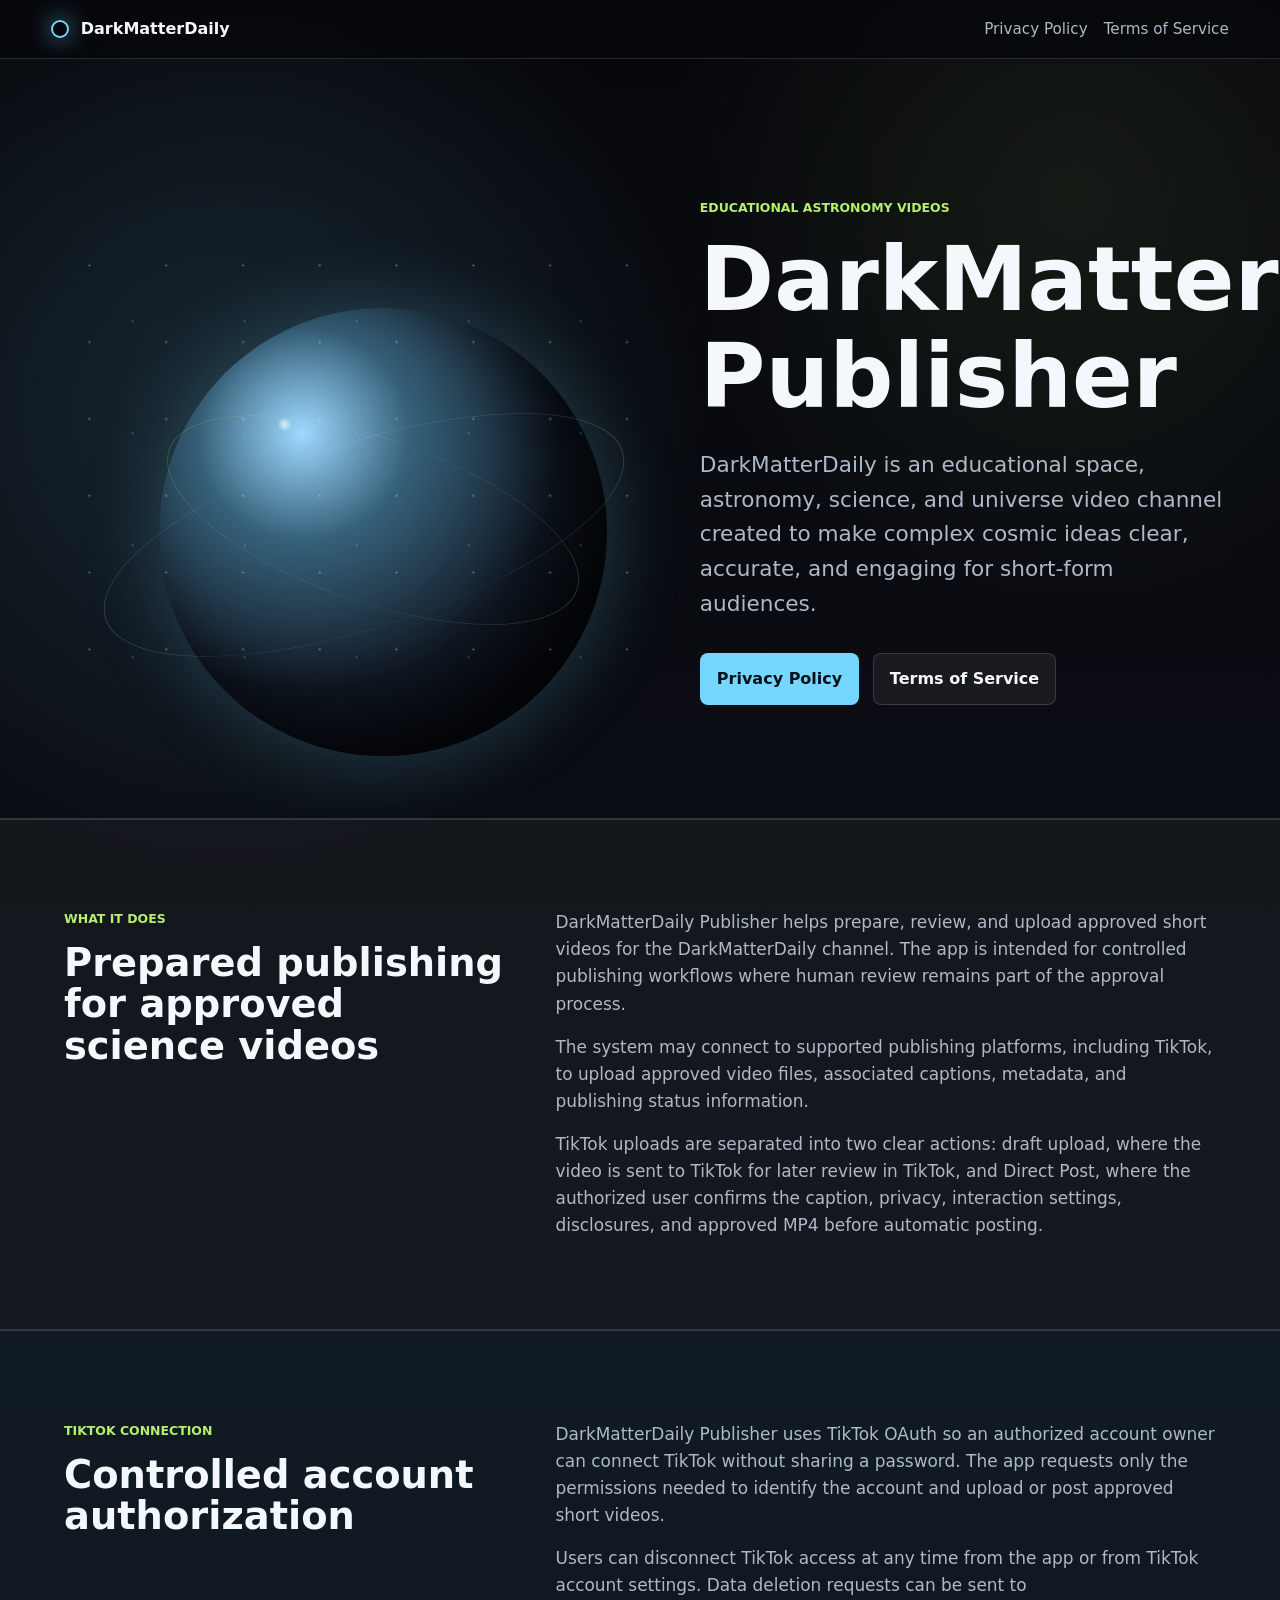
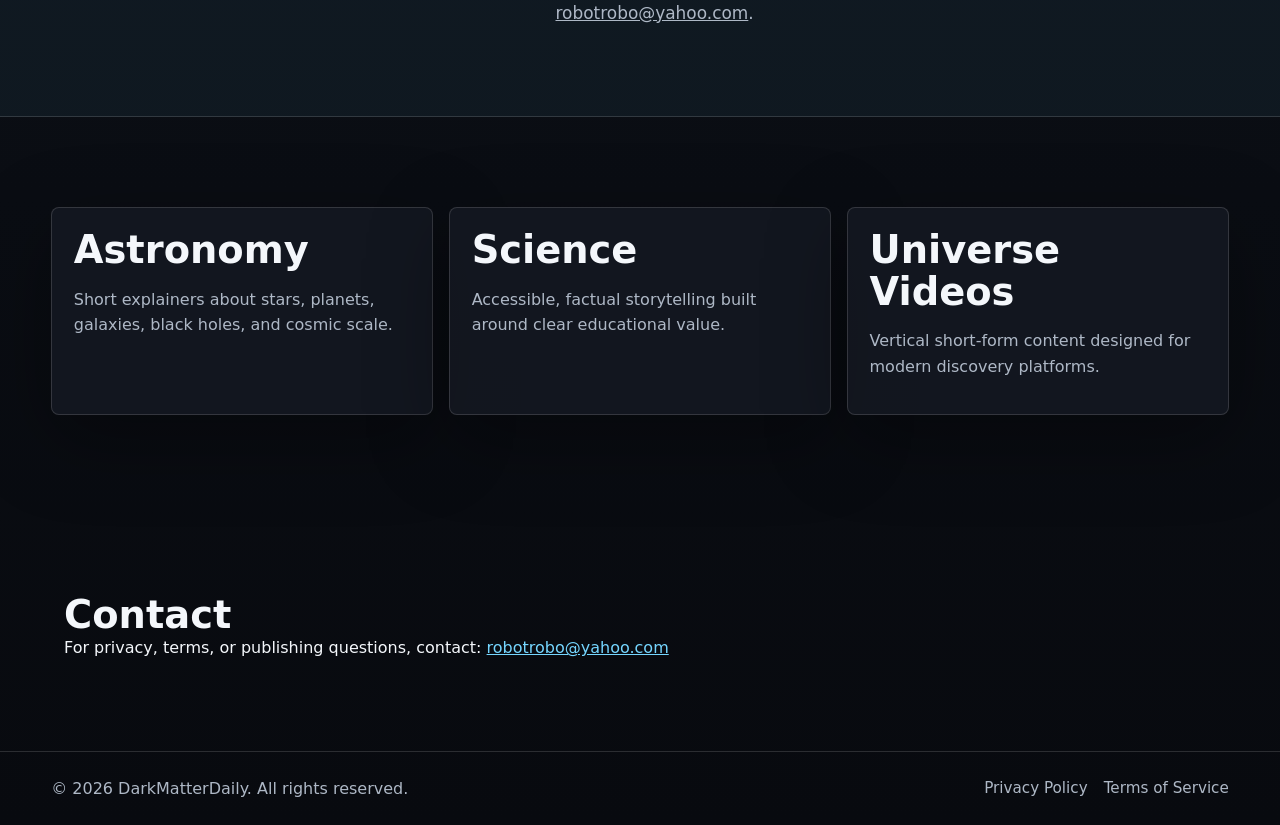
<file: index.html>
<!doctype html>
<html lang="en">
  <head>
    <meta charset="utf-8">
    <meta name="viewport" content="width=device-width, initial-scale=1">
    <meta
      name="description"
      content="DarkMatterDaily is an educational astronomy, science, and universe video channel supported by DarkMatterDaily Publisher."
    >
    <title>DarkMatterDaily Publisher</title>
    <link rel="stylesheet" href="styles.css">
  </head>
  <body>
    <header class="site-header">
      <a class="brand" href="index.html" aria-label="DarkMatterDaily home">
        <span class="brand-mark" aria-hidden="true"></span>
        <span>DarkMatterDaily</span>
      </a>
      <nav class="site-nav" aria-label="Primary navigation">
        <a href="privacy.html">Privacy Policy</a>
        <a href="terms.html">Terms of Service</a>
      </nav>
    </header>

    <main>
      <section class="hero">
        <div class="hero-media" aria-hidden="true">
          <div class="planet"></div>
          <div class="orbit orbit-one"></div>
          <div class="orbit orbit-two"></div>
          <div class="starfield"></div>
        </div>
        <div class="hero-content">
          <p class="eyebrow">Educational astronomy videos</p>
          <h1>DarkMatterDaily Publisher</h1>
          <p class="lead">
            DarkMatterDaily is an educational space, astronomy, science, and universe
            video channel created to make complex cosmic ideas clear, accurate, and
            engaging for short-form audiences.
          </p>
          <div class="hero-actions">
            <a class="button primary" href="privacy.html">Privacy Policy</a>
            <a class="button secondary" href="terms.html">Terms of Service</a>
          </div>
        </div>
      </section>

      <section class="content-band">
        <div class="section-inner two-column">
          <div>
            <p class="eyebrow">What it does</p>
            <h2>Prepared publishing for approved science videos</h2>
          </div>
          <div class="text-stack">
            <p>
              DarkMatterDaily Publisher helps prepare, review, and upload approved
              short videos for the DarkMatterDaily channel. The app is intended for
              controlled publishing workflows where human review remains part of the
              approval process.
            </p>
            <p>
              The system may connect to supported publishing platforms, including
              TikTok, to upload approved video files, associated captions, metadata,
              and publishing status information.
            </p>
            <p>
              TikTok uploads are separated into two clear actions: draft upload,
              where the video is sent to TikTok for later review in TikTok, and
              Direct Post, where the authorized user confirms the caption, privacy,
              interaction settings, disclosures, and approved MP4 before automatic
              posting.
            </p>
          </div>
        </div>
      </section>

      <section class="content-band light">
        <div class="section-inner two-column">
          <div>
            <p class="eyebrow">TikTok connection</p>
            <h2>Controlled account authorization</h2>
          </div>
          <div class="text-stack">
            <p>
              DarkMatterDaily Publisher uses TikTok OAuth so an authorized account
              owner can connect TikTok without sharing a password. The app requests
              only the permissions needed to identify the account and upload or post
              approved short videos.
            </p>
            <p>
              Users can disconnect TikTok access at any time from the app or from
              TikTok account settings. Data deletion requests can be sent to
              <a href="mailto:robotrobo@yahoo.com">robotrobo@yahoo.com</a>.
            </p>
          </div>
        </div>
      </section>

      <section class="feature-grid" aria-label="DarkMatterDaily focus areas">
        <article>
          <h2>Astronomy</h2>
          <p>Short explainers about stars, planets, galaxies, black holes, and cosmic scale.</p>
        </article>
        <article>
          <h2>Science</h2>
          <p>Accessible, factual storytelling built around clear educational value.</p>
        </article>
        <article>
          <h2>Universe Videos</h2>
          <p>Vertical short-form content designed for modern discovery platforms.</p>
        </article>
      </section>

      <section class="contact-band">
        <div class="section-inner">
          <h2>Contact</h2>
          <p>
            For privacy, terms, or publishing questions, contact:
            <a href="mailto:robotrobo@yahoo.com">robotrobo@yahoo.com</a>
          </p>
        </div>
      </section>
    </main>

    <footer class="site-footer">
      <p>&copy; <span id="year">2026</span> DarkMatterDaily. All rights reserved.</p>
      <nav aria-label="Footer navigation">
        <a href="privacy.html">Privacy Policy</a>
        <a href="terms.html">Terms of Service</a>
      </nav>
    </footer>
  </body>
</html>
</file>
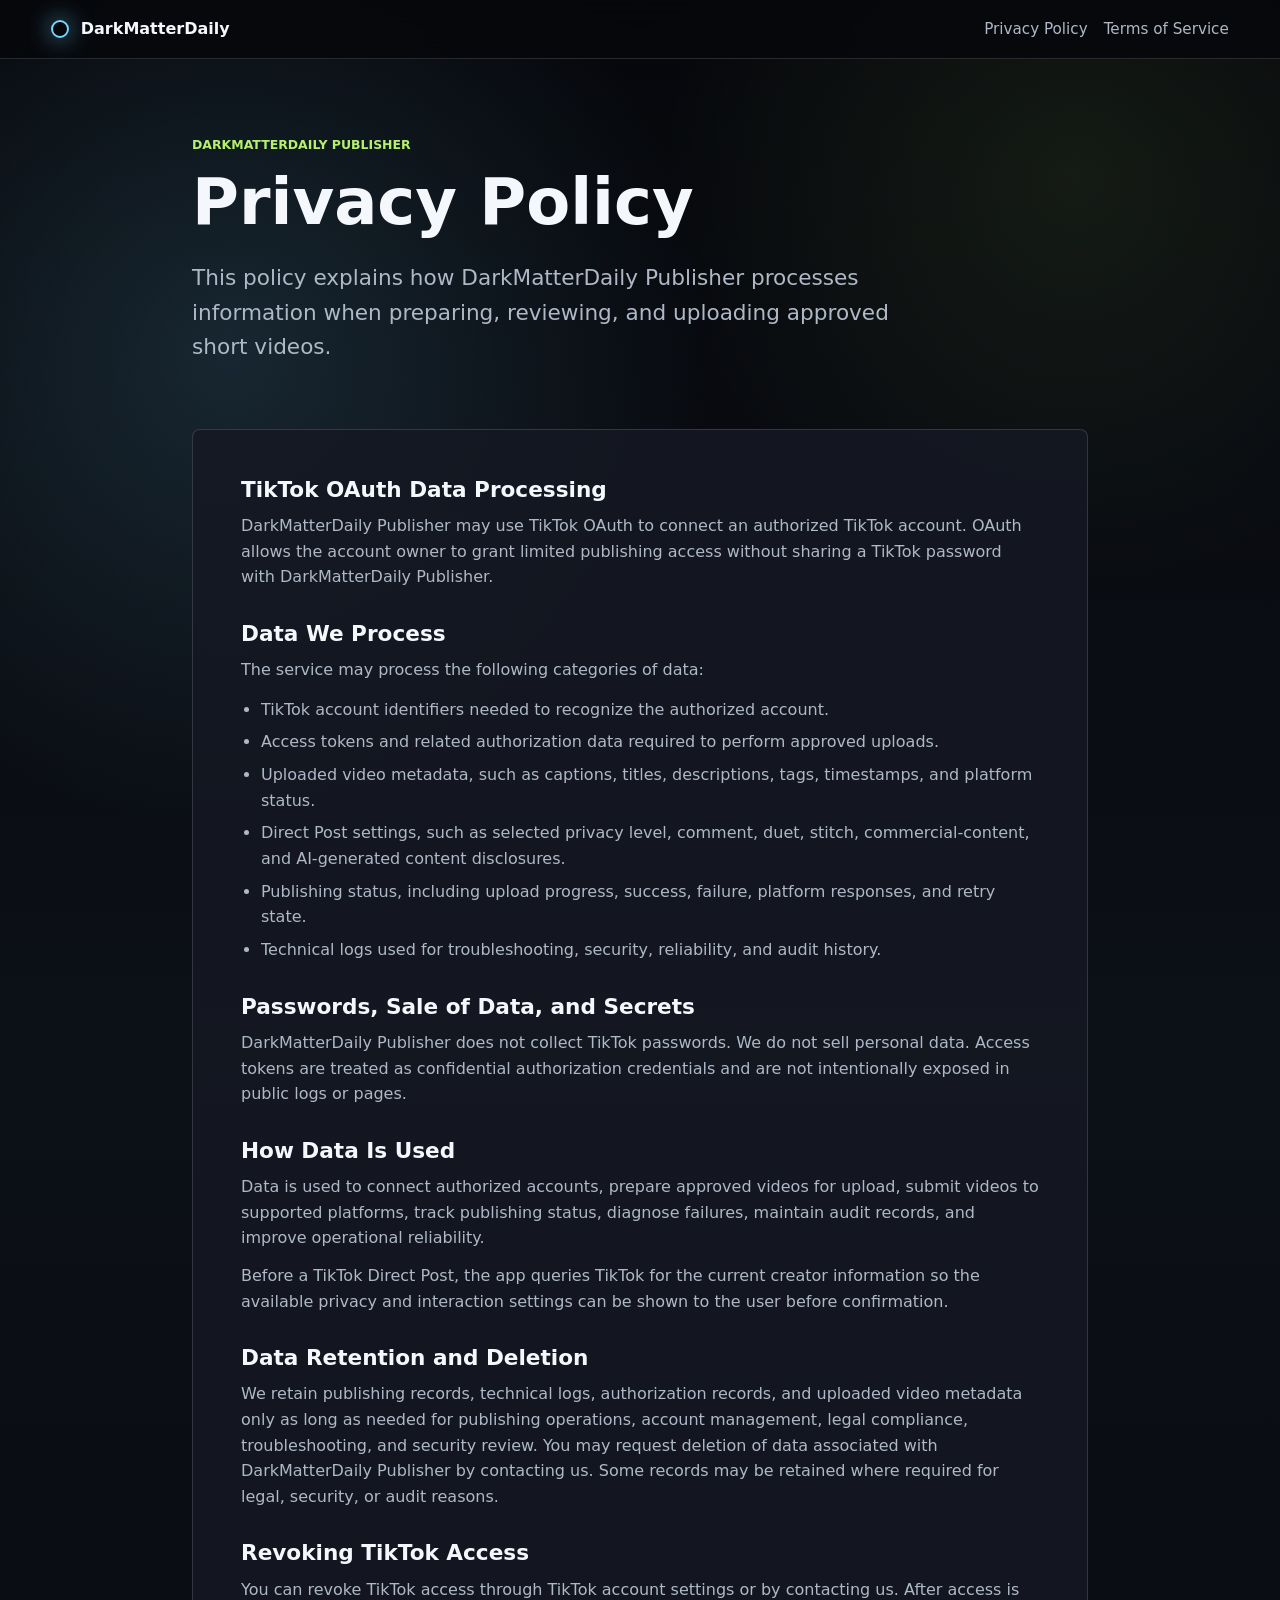
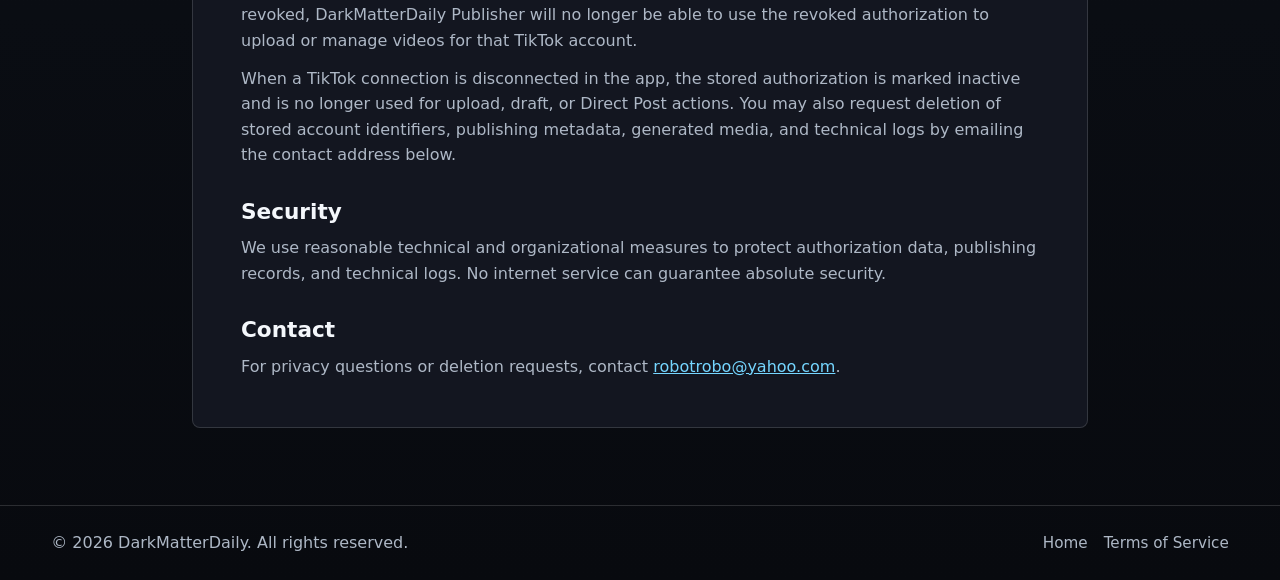
<file: privacy.html>
<!doctype html>
<html lang="en">
  <head>
    <meta charset="utf-8">
    <meta name="viewport" content="width=device-width, initial-scale=1">
    <meta
      name="description"
      content="Privacy Policy for DarkMatterDaily Publisher and TikTok OAuth data processing."
    >
    <title>Privacy Policy | DarkMatterDaily Publisher</title>
    <link rel="stylesheet" href="styles.css">
  </head>
  <body>
    <header class="site-header">
      <a class="brand" href="index.html" aria-label="DarkMatterDaily home">
        <span class="brand-mark" aria-hidden="true"></span>
        <span>DarkMatterDaily</span>
      </a>
      <nav class="site-nav" aria-label="Primary navigation">
        <a href="privacy.html" aria-current="page">Privacy Policy</a>
        <a href="terms.html">Terms of Service</a>
      </nav>
    </header>

    <main class="legal-page">
      <section class="legal-hero">
        <p class="eyebrow">DarkMatterDaily Publisher</p>
        <h1>Privacy Policy</h1>
        <p class="lead">
          This policy explains how DarkMatterDaily Publisher processes information
          when preparing, reviewing, and uploading approved short videos.
        </p>
      </section>

      <section class="legal-content">
        <h2>TikTok OAuth Data Processing</h2>
        <p>
          DarkMatterDaily Publisher may use TikTok OAuth to connect an authorized
          TikTok account. OAuth allows the account owner to grant limited publishing
          access without sharing a TikTok password with DarkMatterDaily Publisher.
        </p>

        <h2>Data We Process</h2>
        <p>The service may process the following categories of data:</p>
        <ul>
          <li>TikTok account identifiers needed to recognize the authorized account.</li>
          <li>Access tokens and related authorization data required to perform approved uploads.</li>
          <li>Uploaded video metadata, such as captions, titles, descriptions, tags, timestamps, and platform status.</li>
          <li>Direct Post settings, such as selected privacy level, comment, duet, stitch, commercial-content, and AI-generated content disclosures.</li>
          <li>Publishing status, including upload progress, success, failure, platform responses, and retry state.</li>
          <li>Technical logs used for troubleshooting, security, reliability, and audit history.</li>
        </ul>

        <h2>Passwords, Sale of Data, and Secrets</h2>
        <p>
          DarkMatterDaily Publisher does not collect TikTok passwords. We do not sell
          personal data. Access tokens are treated as confidential authorization
          credentials and are not intentionally exposed in public logs or pages.
        </p>

        <h2>How Data Is Used</h2>
        <p>
          Data is used to connect authorized accounts, prepare approved videos for
          upload, submit videos to supported platforms, track publishing status,
          diagnose failures, maintain audit records, and improve operational
          reliability.
        </p>
        <p>
          Before a TikTok Direct Post, the app queries TikTok for the current creator
          information so the available privacy and interaction settings can be shown
          to the user before confirmation.
        </p>

        <h2>Data Retention and Deletion</h2>
        <p>
          We retain publishing records, technical logs, authorization records, and
          uploaded video metadata only as long as needed for publishing operations,
          account management, legal compliance, troubleshooting, and security review.
          You may request deletion of data associated with DarkMatterDaily Publisher
          by contacting us. Some records may be retained where required for legal,
          security, or audit reasons.
        </p>

        <h2>Revoking TikTok Access</h2>
        <p>
          You can revoke TikTok access through TikTok account settings or by
          contacting us. After access is revoked, DarkMatterDaily Publisher will no
          longer be able to use the revoked authorization to upload or manage videos
          for that TikTok account.
        </p>
        <p>
          When a TikTok connection is disconnected in the app, the stored
          authorization is marked inactive and is no longer used for upload, draft, or
          Direct Post actions. You may also request deletion of stored account
          identifiers, publishing metadata, generated media, and technical logs by
          emailing the contact address below.
        </p>

        <h2>Security</h2>
        <p>
          We use reasonable technical and organizational measures to protect
          authorization data, publishing records, and technical logs. No internet
          service can guarantee absolute security.
        </p>

        <h2>Contact</h2>
        <p>
          For privacy questions or deletion requests, contact
          <a href="mailto:robotrobo@yahoo.com">robotrobo@yahoo.com</a>.
        </p>
      </section>
    </main>

    <footer class="site-footer">
      <p>&copy; 2026 DarkMatterDaily. All rights reserved.</p>
      <nav aria-label="Footer navigation">
        <a href="index.html">Home</a>
        <a href="terms.html">Terms of Service</a>
      </nav>
    </footer>
  </body>
</html>
</file>
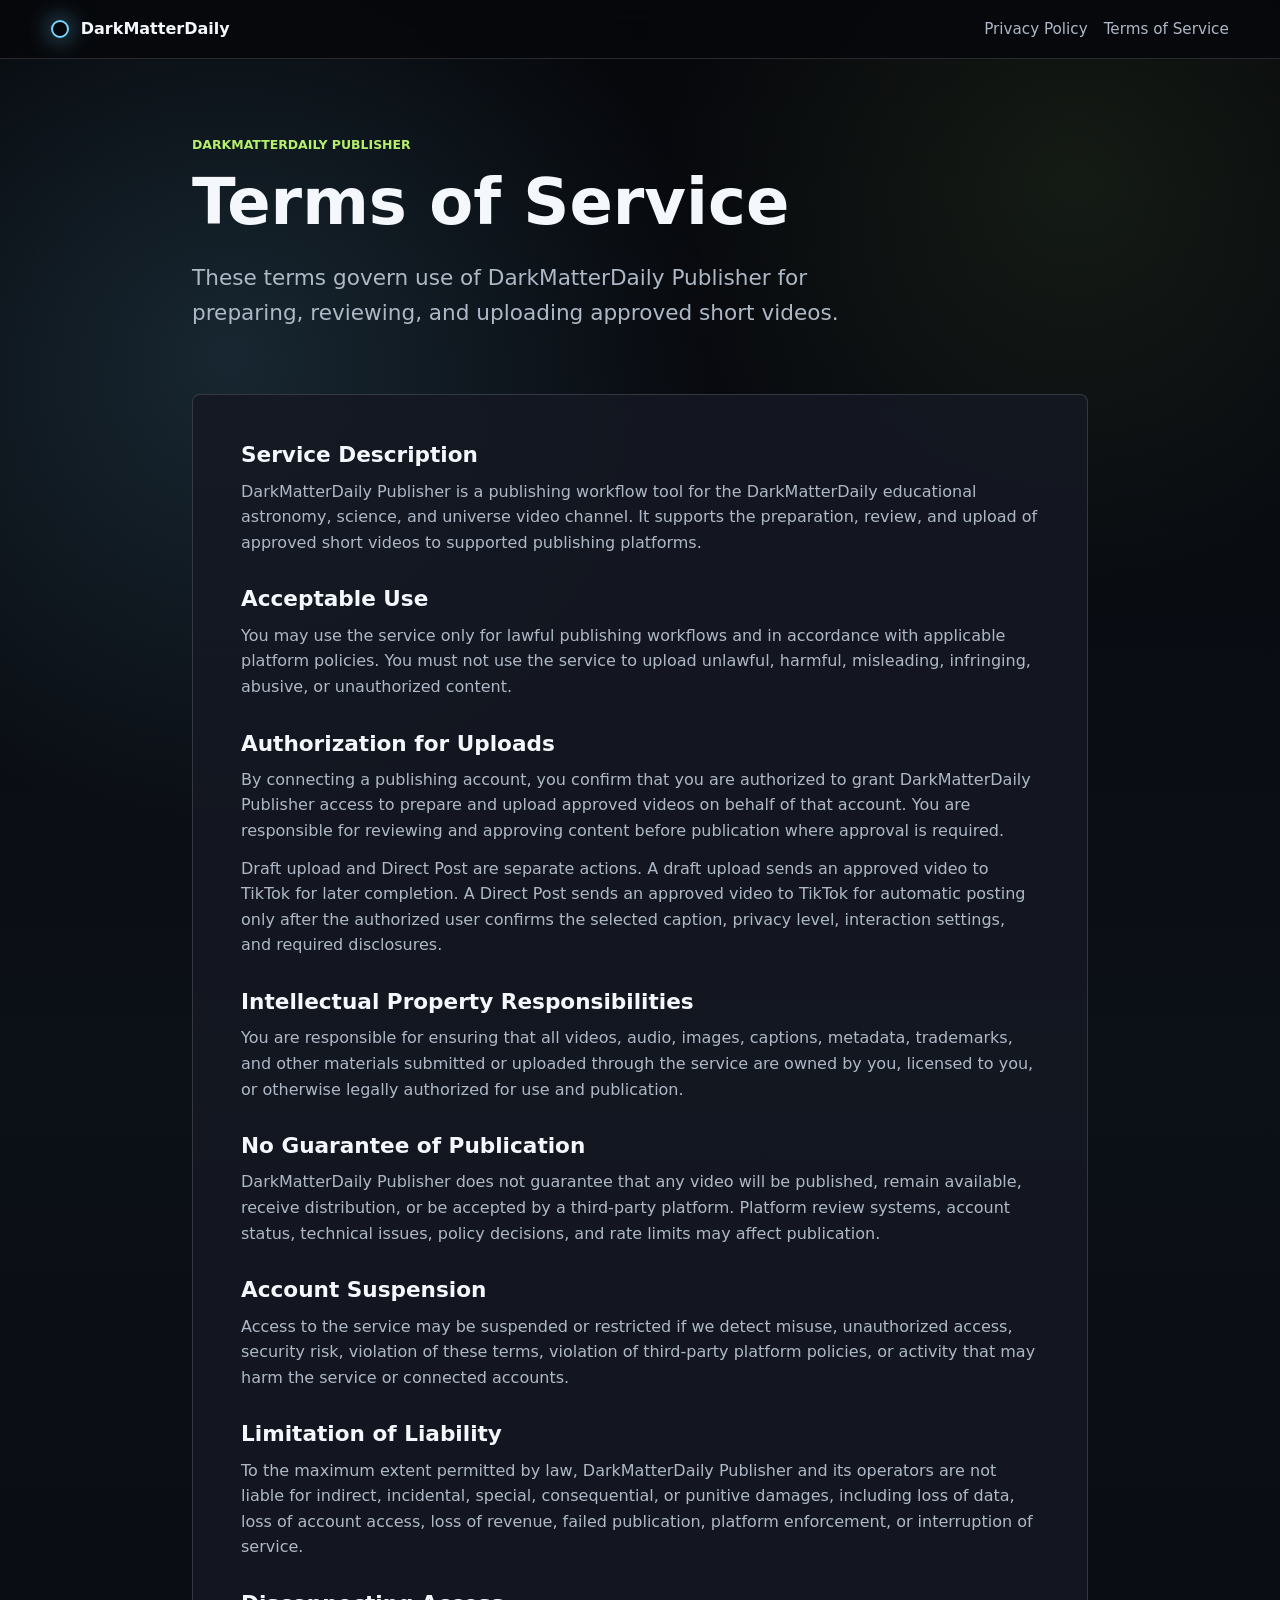
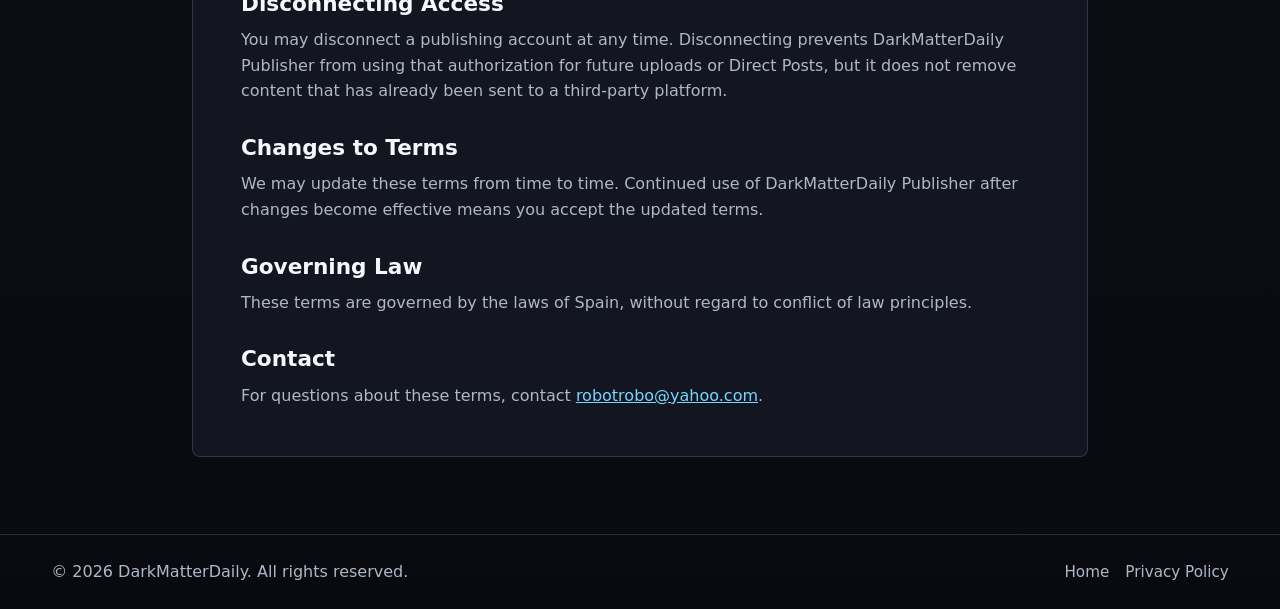
<file: terms.html>
<!doctype html>
<html lang="en">
  <head>
    <meta charset="utf-8">
    <meta name="viewport" content="width=device-width, initial-scale=1">
    <meta
      name="description"
      content="Terms of Service for DarkMatterDaily Publisher."
    >
    <title>Terms of Service | DarkMatterDaily Publisher</title>
    <link rel="stylesheet" href="styles.css">
  </head>
  <body>
    <header class="site-header">
      <a class="brand" href="index.html" aria-label="DarkMatterDaily home">
        <span class="brand-mark" aria-hidden="true"></span>
        <span>DarkMatterDaily</span>
      </a>
      <nav class="site-nav" aria-label="Primary navigation">
        <a href="privacy.html">Privacy Policy</a>
        <a href="terms.html" aria-current="page">Terms of Service</a>
      </nav>
    </header>

    <main class="legal-page">
      <section class="legal-hero">
        <p class="eyebrow">DarkMatterDaily Publisher</p>
        <h1>Terms of Service</h1>
        <p class="lead">
          These terms govern use of DarkMatterDaily Publisher for preparing,
          reviewing, and uploading approved short videos.
        </p>
      </section>

      <section class="legal-content">
        <h2>Service Description</h2>
        <p>
          DarkMatterDaily Publisher is a publishing workflow tool for the
          DarkMatterDaily educational astronomy, science, and universe video channel.
          It supports the preparation, review, and upload of approved short videos
          to supported publishing platforms.
        </p>

        <h2>Acceptable Use</h2>
        <p>
          You may use the service only for lawful publishing workflows and in
          accordance with applicable platform policies. You must not use the service
          to upload unlawful, harmful, misleading, infringing, abusive, or unauthorized
          content.
        </p>

        <h2>Authorization for Uploads</h2>
        <p>
          By connecting a publishing account, you confirm that you are authorized to
          grant DarkMatterDaily Publisher access to prepare and upload approved
          videos on behalf of that account. You are responsible for reviewing and
          approving content before publication where approval is required.
        </p>
        <p>
          Draft upload and Direct Post are separate actions. A draft upload sends an
          approved video to TikTok for later completion. A Direct Post sends an
          approved video to TikTok for automatic posting only after the authorized
          user confirms the selected caption, privacy level, interaction settings,
          and required disclosures.
        </p>

        <h2>Intellectual Property Responsibilities</h2>
        <p>
          You are responsible for ensuring that all videos, audio, images, captions,
          metadata, trademarks, and other materials submitted or uploaded through the
          service are owned by you, licensed to you, or otherwise legally authorized
          for use and publication.
        </p>

        <h2>No Guarantee of Publication</h2>
        <p>
          DarkMatterDaily Publisher does not guarantee that any video will be
          published, remain available, receive distribution, or be accepted by a
          third-party platform. Platform review systems, account status, technical
          issues, policy decisions, and rate limits may affect publication.
        </p>

        <h2>Account Suspension</h2>
        <p>
          Access to the service may be suspended or restricted if we detect misuse,
          unauthorized access, security risk, violation of these terms, violation of
          third-party platform policies, or activity that may harm the service or
          connected accounts.
        </p>

        <h2>Limitation of Liability</h2>
        <p>
          To the maximum extent permitted by law, DarkMatterDaily Publisher and its
          operators are not liable for indirect, incidental, special, consequential,
          or punitive damages, including loss of data, loss of account access, loss
          of revenue, failed publication, platform enforcement, or interruption of
          service.
        </p>

        <h2>Disconnecting Access</h2>
        <p>
          You may disconnect a publishing account at any time. Disconnecting prevents
          DarkMatterDaily Publisher from using that authorization for future uploads
          or Direct Posts, but it does not remove content that has already been sent
          to a third-party platform.
        </p>

        <h2>Changes to Terms</h2>
        <p>
          We may update these terms from time to time. Continued use of
          DarkMatterDaily Publisher after changes become effective means you accept
          the updated terms.
        </p>

        <h2>Governing Law</h2>
        <p>
          These terms are governed by the laws of Spain, without regard to conflict
          of law principles.
        </p>

        <h2>Contact</h2>
        <p>
          For questions about these terms, contact
          <a href="mailto:robotrobo@yahoo.com">robotrobo@yahoo.com</a>.
        </p>
      </section>
    </main>

    <footer class="site-footer">
      <p>&copy; 2026 DarkMatterDaily. All rights reserved.</p>
      <nav aria-label="Footer navigation">
        <a href="index.html">Home</a>
        <a href="privacy.html">Privacy Policy</a>
      </nav>
    </footer>
  </body>
</html>
</file>
<file: styles.css>
:root {
  color-scheme: dark;
  --bg: #06070b;
  --bg-soft: #10131a;
  --panel: #151923;
  --panel-strong: #1f2530;
  --text: #f4f7fb;
  --muted: #aeb8c6;
  --line: rgba(255, 255, 255, 0.14);
  --accent: #75d6ff;
  --accent-strong: #b5f06d;
  --warning: #ffd166;
  --shadow: 0 24px 80px rgba(0, 0, 0, 0.34);
  font-family:
    Inter, ui-sans-serif, system-ui, -apple-system, BlinkMacSystemFont, "Segoe UI",
    sans-serif;
}

* {
  box-sizing: border-box;
}

html {
  background: var(--bg);
}

body {
  min-height: 100vh;
  margin: 0;
  color: var(--text);
  background:
    radial-gradient(circle at 18% 16%, rgba(117, 214, 255, 0.14), transparent 30rem),
    radial-gradient(circle at 84% 8%, rgba(181, 240, 109, 0.08), transparent 26rem),
    linear-gradient(180deg, #06070b 0%, #0c1017 48%, #080a0f 100%);
  line-height: 1.6;
}

a {
  color: inherit;
}

.site-header {
  position: sticky;
  top: 0;
  z-index: 10;
  display: flex;
  align-items: center;
  justify-content: space-between;
  gap: 1rem;
  padding: 1rem clamp(1rem, 4vw, 4rem);
  border-bottom: 1px solid var(--line);
  background: rgba(6, 7, 11, 0.86);
  backdrop-filter: blur(18px);
}

.brand {
  display: inline-flex;
  align-items: center;
  gap: 0.75rem;
  min-width: 0;
  color: var(--text);
  font-weight: 800;
  text-decoration: none;
  white-space: nowrap;
}

.brand-mark {
  width: 1.1rem;
  height: 1.1rem;
  flex: 0 0 auto;
  border: 2px solid var(--accent);
  border-radius: 999px;
  box-shadow: 0 0 24px rgba(117, 214, 255, 0.75);
}

.site-nav,
.site-footer nav {
  display: flex;
  flex-wrap: wrap;
  align-items: center;
  justify-content: flex-end;
  gap: 0.5rem 1rem;
}

.site-nav a,
.site-footer a {
  color: var(--muted);
  font-size: 0.95rem;
  text-decoration: none;
}

.site-nav a:hover,
.site-nav a:focus-visible,
.site-footer a:hover,
.site-footer a:focus-visible,
a:hover,
a:focus-visible {
  color: var(--accent);
}

.hero {
  position: relative;
  display: grid;
  grid-template-columns: minmax(0, 1.05fr) minmax(18rem, 0.95fr);
  gap: clamp(2rem, 5vw, 5rem);
  align-items: center;
  min-height: min(760px, calc(100vh - 74px));
  padding: clamp(4rem, 8vw, 7rem) clamp(1rem, 4vw, 4rem) clamp(3rem, 6vw, 5rem);
  overflow: hidden;
}

.hero::after {
  content: "";
  position: absolute;
  inset: auto 0 0;
  height: 1px;
  background: var(--line);
}

.hero-content {
  position: relative;
  z-index: 2;
  max-width: 46rem;
}

.eyebrow {
  margin: 0 0 0.8rem;
  color: var(--accent-strong);
  font-size: 0.78rem;
  font-weight: 800;
  letter-spacing: 0;
  text-transform: uppercase;
}

h1,
h2 {
  margin: 0;
  line-height: 1.08;
  letter-spacing: 0;
}

h1 {
  max-width: 12ch;
  font-size: clamp(3rem, 7vw, 6.2rem);
}

h2 {
  font-size: clamp(1.5rem, 3vw, 2.5rem);
}

p {
  margin: 0;
}

.lead {
  max-width: 44rem;
  margin-top: 1.5rem;
  color: var(--muted);
  font-size: clamp(1.05rem, 2vw, 1.35rem);
}

.hero-actions {
  display: flex;
  flex-wrap: wrap;
  gap: 0.85rem;
  margin-top: 2rem;
}

.button {
  display: inline-flex;
  align-items: center;
  justify-content: center;
  min-height: 2.9rem;
  padding: 0.75rem 1rem;
  border: 1px solid var(--line);
  border-radius: 8px;
  font-weight: 800;
  text-decoration: none;
}

.button.primary {
  color: #061018;
  background: var(--accent);
  border-color: transparent;
}

.button.secondary {
  color: var(--text);
  background: rgba(255, 255, 255, 0.06);
}

.hero-media {
  position: relative;
  min-height: 28rem;
}

.planet {
  position: absolute;
  right: 5%;
  top: 18%;
  width: min(70vw, 28rem);
  aspect-ratio: 1;
  border-radius: 50%;
  background:
    radial-gradient(circle at 28% 26%, rgba(255, 255, 255, 0.72), transparent 0.45rem),
    radial-gradient(circle at 32% 28%, #9ed9ff 0%, #36617a 24%, #111925 58%, #02030a 100%);
  box-shadow:
    inset -42px -34px 80px rgba(0, 0, 0, 0.78),
    0 0 80px rgba(117, 214, 255, 0.22);
}

.orbit {
  position: absolute;
  right: 0;
  top: 8%;
  width: min(78vw, 34rem);
  aspect-ratio: 1;
  border: 1px solid rgba(255, 255, 255, 0.16);
  border-radius: 50%;
  transform: rotate(-18deg) scaleY(0.34);
}

.orbit-two {
  right: 8%;
  top: 17%;
  width: min(60vw, 27rem);
  border-color: rgba(181, 240, 109, 0.2);
  transform: rotate(19deg) scaleY(0.38);
}

.starfield {
  position: absolute;
  inset: 0;
  background-image:
    radial-gradient(circle, rgba(255, 255, 255, 0.86) 0 1px, transparent 1px),
    radial-gradient(circle, rgba(117, 214, 255, 0.9) 0 1px, transparent 1px);
  background-position:
    0 0,
    1.6rem 2.4rem;
  background-size:
    4.8rem 4.8rem,
    7rem 7rem;
  opacity: 0.28;
}

.content-band,
.contact-band {
  padding: clamp(3rem, 7vw, 6rem) clamp(1rem, 4vw, 4rem);
}

.content-band {
  background: rgba(255, 255, 255, 0.035);
  border-block: 1px solid var(--line);
}

.content-band.light {
  background: rgba(117, 214, 255, 0.055);
}

.section-inner {
  max-width: 72rem;
  margin: 0 auto;
}

.two-column {
  display: grid;
  grid-template-columns: minmax(0, 0.8fr) minmax(0, 1.2fr);
  gap: clamp(1.5rem, 4vw, 4rem);
  align-items: start;
}

.text-stack {
  display: grid;
  gap: 1rem;
  color: var(--muted);
  font-size: 1.06rem;
}

.feature-grid {
  display: grid;
  grid-template-columns: repeat(3, minmax(0, 1fr));
  gap: 1rem;
  padding: clamp(3rem, 7vw, 6rem) clamp(1rem, 4vw, 4rem);
}

.feature-grid article {
  min-height: 13rem;
  padding: 1.35rem;
  border: 1px solid var(--line);
  border-radius: 8px;
  background: rgba(21, 25, 35, 0.82);
  box-shadow: var(--shadow);
}

.feature-grid p {
  margin-top: 1rem;
  color: var(--muted);
}

.contact-band a,
.legal-content a {
  color: var(--accent);
  overflow-wrap: anywhere;
}

.site-footer {
  display: flex;
  justify-content: space-between;
  gap: 1rem;
  padding: 1.5rem clamp(1rem, 4vw, 4rem);
  border-top: 1px solid var(--line);
  color: var(--muted);
}

.legal-page {
  padding: clamp(2.5rem, 6vw, 5rem) clamp(1rem, 4vw, 4rem);
}

.legal-hero,
.legal-content {
  max-width: 56rem;
  margin: 0 auto;
}

.legal-hero {
  padding-bottom: clamp(2rem, 5vw, 4rem);
}

.legal-hero h1 {
  max-width: 16ch;
  font-size: clamp(2.4rem, 5vw, 4.8rem);
}

.legal-content {
  padding: clamp(1.5rem, 4vw, 3rem);
  border: 1px solid var(--line);
  border-radius: 8px;
  background: rgba(21, 25, 35, 0.88);
}

.legal-content h2 {
  margin-top: 2rem;
  font-size: 1.35rem;
}

.legal-content h2:first-child {
  margin-top: 0;
}

.legal-content p,
.legal-content li {
  color: var(--muted);
}

.legal-content p {
  margin-top: 0.75rem;
}

.legal-content ul {
  margin: 0.85rem 0 0;
  padding-left: 1.25rem;
}

.legal-content li + li {
  margin-top: 0.45rem;
}

.parameter-list {
  display: grid;
  gap: 0.85rem;
  margin: 1.25rem 0 0;
}

.parameter-list div {
  display: grid;
  grid-template-columns: minmax(8rem, 0.28fr) minmax(0, 1fr);
  gap: 1rem;
  padding: 0.9rem 1rem;
  border: 1px solid var(--line);
  border-radius: 8px;
  background: rgba(255, 255, 255, 0.045);
}

.parameter-list dt {
  color: var(--accent-strong);
  font-weight: 800;
}

.parameter-list dd {
  margin: 0;
  color: var(--muted);
  overflow-wrap: anywhere;
}

.legal-actions {
  margin-top: 2rem;
}

.noticeText {
  color: var(--accent-strong);
  font-weight: 800;
}

@media (max-width: 860px) {
  .site-header,
  .site-footer {
    align-items: flex-start;
    flex-direction: column;
  }

  .site-nav,
  .site-footer nav {
    justify-content: flex-start;
  }

  .hero {
    grid-template-columns: 1fr;
    min-height: auto;
    padding-top: 3.5rem;
  }

  .hero-media {
    order: -1;
    min-height: 18rem;
  }

  .planet {
    right: 50%;
    width: min(76vw, 18rem);
    transform: translateX(50%);
  }

  .orbit,
  .orbit-two {
    right: 50%;
    transform: translateX(50%) rotate(-18deg) scaleY(0.34);
  }

  .orbit-two {
    transform: translateX(50%) rotate(19deg) scaleY(0.38);
  }

  .two-column,
  .feature-grid {
    grid-template-columns: 1fr;
  }
}

@media (max-width: 520px) {
  .brand {
    white-space: normal;
  }

  h1 {
    font-size: 2.65rem;
  }

  .button {
    width: 100%;
  }

  .feature-grid article {
    min-height: auto;
  }

  .legal-content {
    padding: 1.25rem;
  }

  .parameter-list div {
    grid-template-columns: 1fr;
    gap: 0.35rem;
  }
}
</file>
